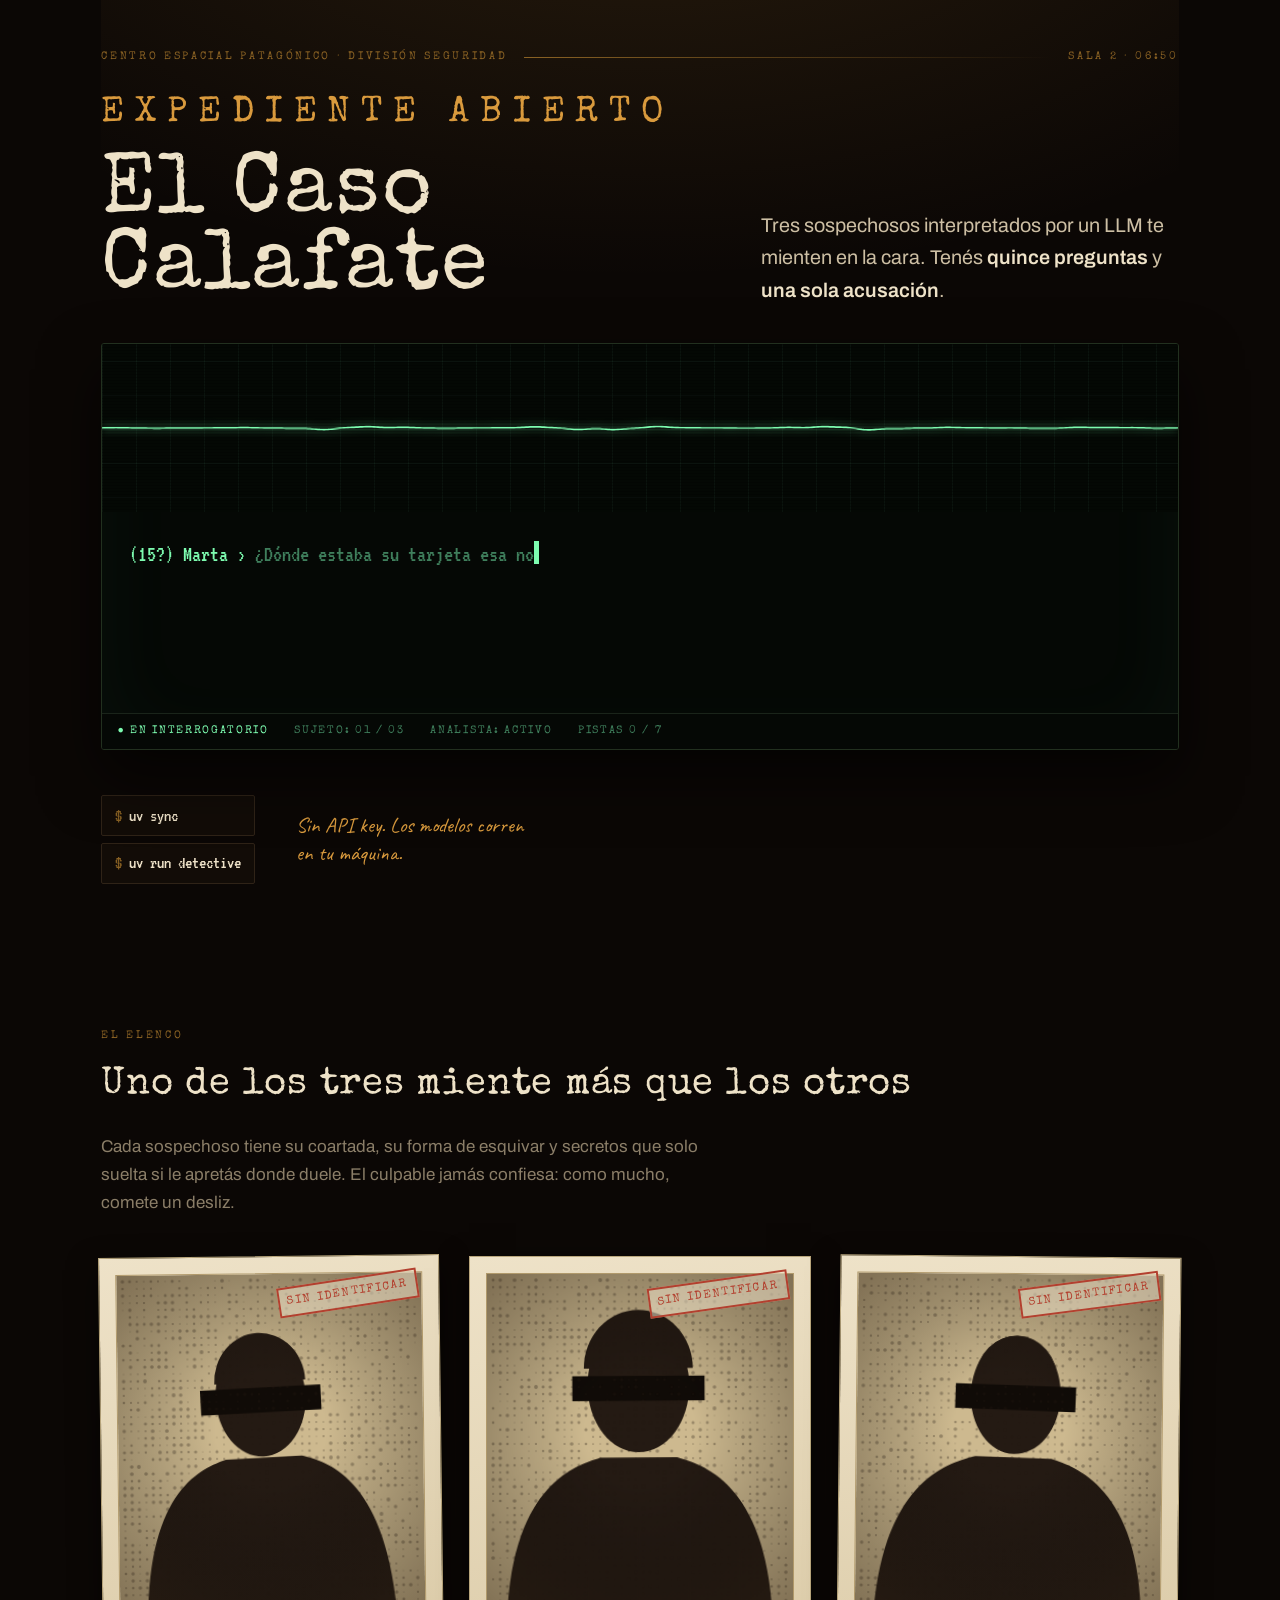
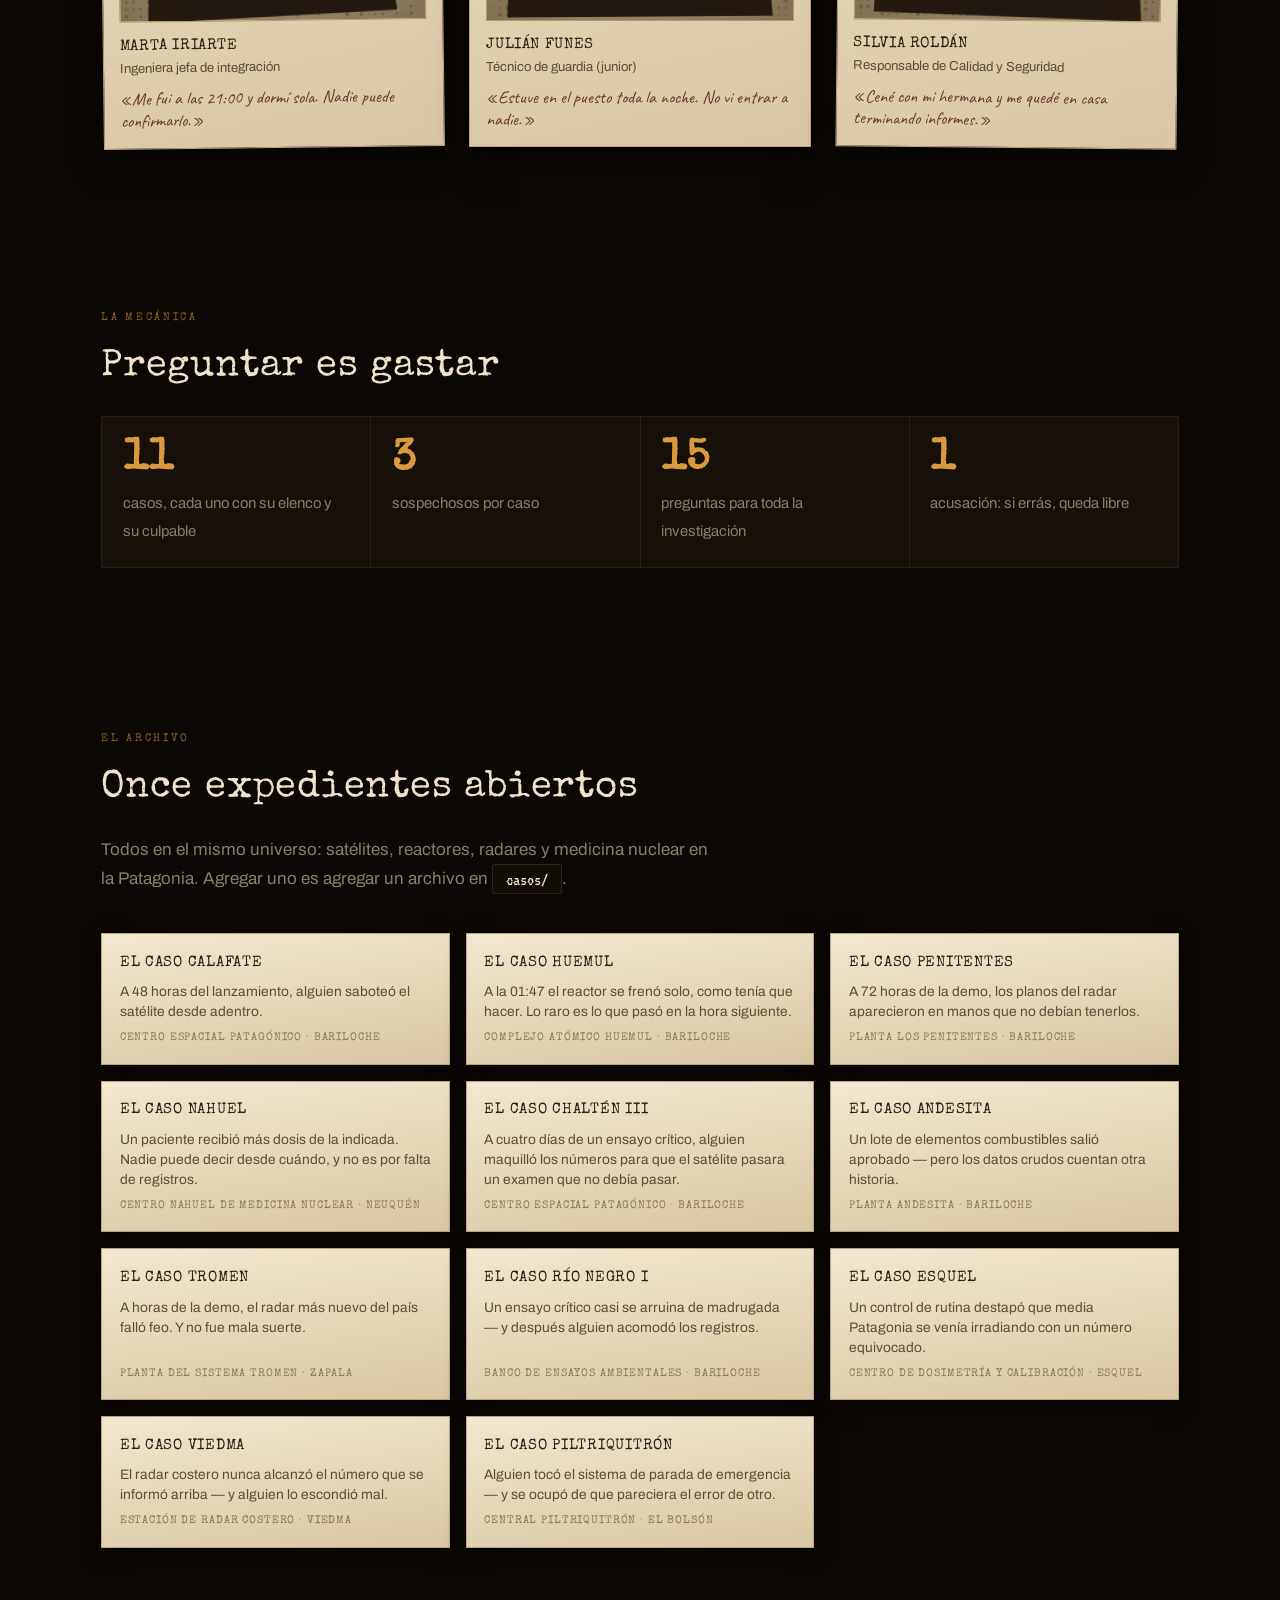
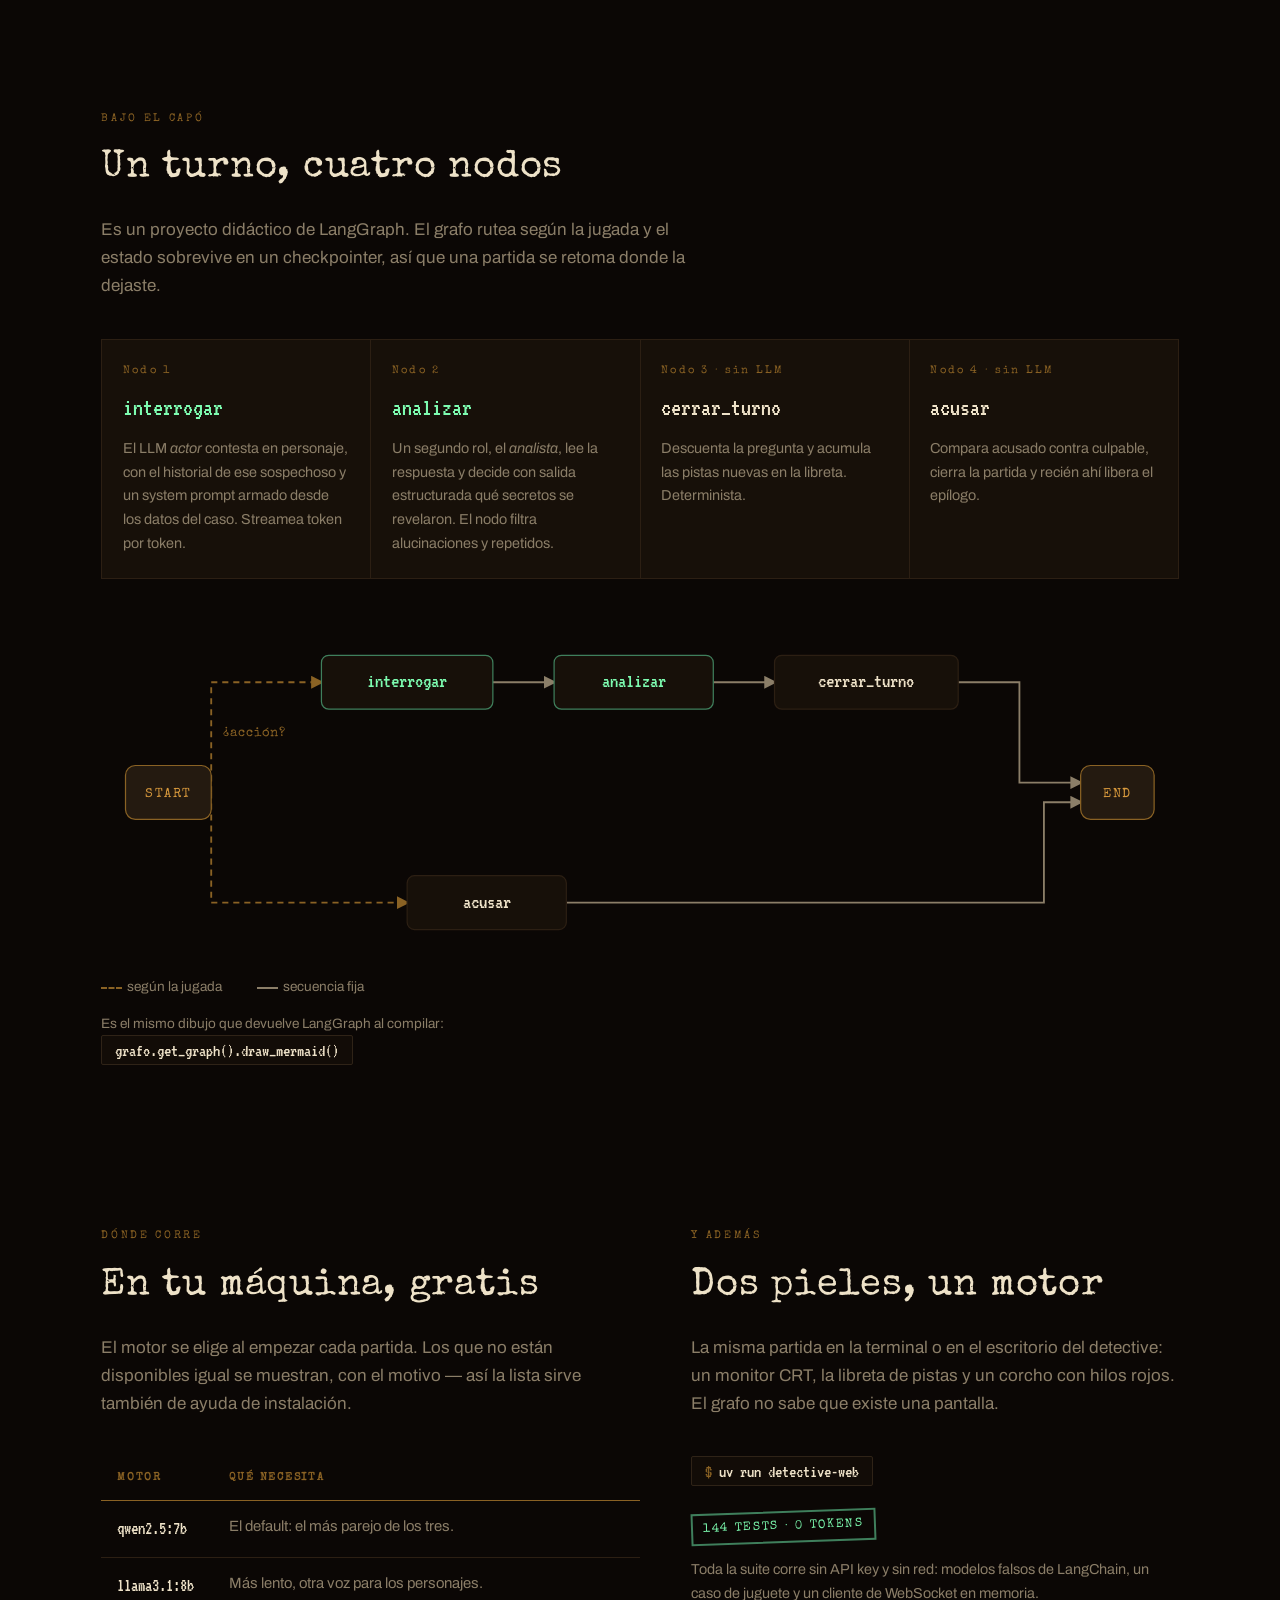
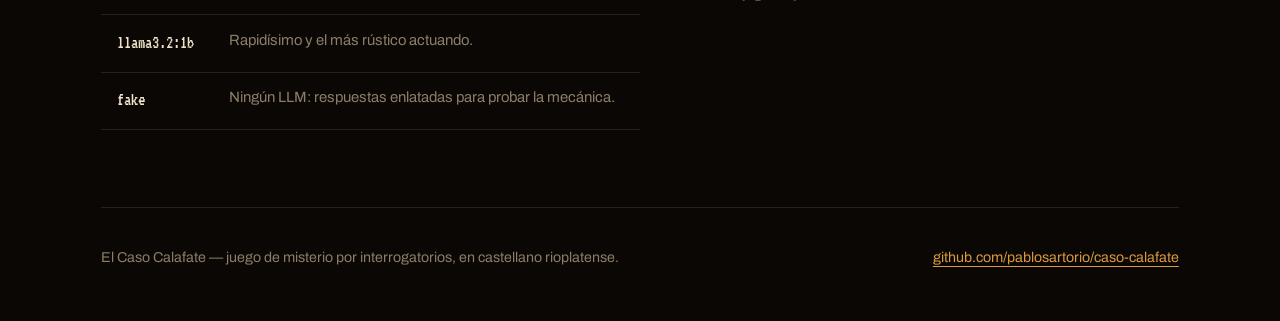
<file: docs/index.html>
<!doctype html>
<html lang="es">
<head>
<meta charset="utf-8">
<meta name="viewport" content="width=device-width, initial-scale=1">
<title>El Caso Calafate</title>
<meta name="description" content="Juego de misterio por interrogatorios: tres sospechosos interpretados por un LLM local, quince preguntas y una sola acusación. Proyecto didáctico de LangGraph.">
<meta name="theme-color" content="#0b0705">
<link rel="canonical" href="https://pablosartorio.github.io/caso-calafate/">
<meta property="og:type" content="website">
<meta property="og:title" content="El Caso Calafate">
<meta property="og:description" content="Tres sospechosos interpretados por un LLM te mienten en la cara. Quince preguntas y una sola acusación.">
<meta property="og:url" content="https://pablosartorio.github.io/caso-calafate/">
<meta property="og:image" content="https://pablosartorio.github.io/caso-calafate/og.png">
<meta property="og:locale" content="es_AR">
<meta name="twitter:card" content="summary_large_image">
<link rel="preconnect" href="https://fonts.googleapis.com">
<link rel="preconnect" href="https://fonts.gstatic.com" crossorigin>
<link rel="stylesheet" href="https://fonts.googleapis.com/css2?family=Special+Elite&family=Archivo:wght@400;500;600&family=VT323&family=Caveat:wght@600&display=swap">
<style>
:root{
  --noche:#0b0705; --cuero:#171009; --cuero-alto:#241a10; --linea:#2c1f13;
  --papel:#eee2c8; --papel-oscuro:#d8c7a2; --papel-borde:#b9a67c;
  --tinta:#2b2119; --tinta-suave:#5c4c3a; --tinta-tenue:#8a765c;
  --ambar:#d99a3d; --ambar-hondo:#8a6224;
  --fosforo:#7dfcb0; --fosforo-hondo:#3f7f5c;
  --sello:#b3402f;
  --hueso:#cdbfa4; --hueso-tenue:#8b7e68;
  --maquina:"Special Elite","Courier New",monospace;
  --cuerpo:"Archivo","Helvetica Neue",Arial,sans-serif;
  --terminal:"VT323","Courier New",monospace;
  --mano:"Caveat","Segoe Script",cursive;
}
*{box-sizing:border-box}
html{scroll-behavior:smooth}
body{
  margin:0; background:var(--noche); color:var(--hueso);
  font-family:var(--cuerpo); font-size:17px; line-height:1.65;
  -webkit-font-smoothing:antialiased; overflow-x:hidden;
}
.marco{max-width:1180px; margin:0 auto; padding:0 clamp(1.2rem,4vw,3.4rem)}
h1,h2,h3{font-family:var(--maquina); font-weight:400; text-wrap:balance; margin:0}
p{margin:0; max-width:62ch}
a{color:var(--ambar); text-underline-offset:.25em}
a:focus-visible{outline:2px solid var(--ambar); outline-offset:4px}
.rotulo{font-family:var(--maquina); font-size:.7rem; letter-spacing:.24em;
  text-transform:uppercase; color:var(--ambar-hondo)}

/* ══ HERO ══════════════════════════════════════════════════════════════ */
.hero{position:relative; padding:clamp(1.8rem,4vw,3rem) 0 clamp(2.4rem,5vw,3.6rem);
  background:radial-gradient(130% 80% at 50% -20%, rgba(217,154,61,.15), transparent 62%)}
.membrete{display:flex; align-items:center; gap:1rem; margin-bottom:clamp(1.2rem,2.6vw,2rem)}
.membrete .linea{flex:1; height:1px; background:linear-gradient(90deg,var(--ambar-hondo),transparent)}

.titular{display:grid; gap:clamp(1.4rem,4vw,3rem); align-items:end}
@media(min-width:900px){ .titular{grid-template-columns:1fr auto} }
h1{font-size:clamp(2.5rem,7.6vw,5.4rem); line-height:.88; letter-spacing:.02em; color:var(--papel)}
h1 .fina{display:block; font-size:.42em; letter-spacing:.3em; color:var(--ambar);
  margin-bottom:.7em; text-transform:uppercase}
.tesis{font-size:clamp(1.02rem,2.1vw,1.24rem); max-width:38ch; color:var(--hueso)}
.tesis strong{color:var(--papel); font-weight:600}

/* ── El osciloscopio: la pieza fuerte ──────────────────────────────── */
.instrumento{
  margin-top:clamp(1.4rem,3vw,2.2rem); position:relative;
  border:1px solid #22301f; border-radius:3px; background:#050805;
  box-shadow:0 26px 60px rgba(0,0,0,.6), inset 0 0 90px rgba(125,252,176,.045);
  overflow:hidden;
}
#scope{display:block; width:100%; height:clamp(120px,15vw,168px)}
.pantalla{position:relative}
.pantalla::after{
  content:""; position:absolute; inset:0; pointer-events:none;
  background:
    repeating-linear-gradient(180deg,rgba(0,0,0,.3) 0 1px,transparent 1px 3px),
    radial-gradient(120% 160% at 50% 50%, transparent 52%, rgba(0,0,0,.72));
}
.instrumento-pie{
  display:flex; flex-wrap:wrap; gap:.6rem 1.6rem; align-items:baseline;
  padding:.55rem .95rem; border-top:1px solid #1a241a;
  font-family:var(--maquina); font-size:.66rem; letter-spacing:.16em;
  text-transform:uppercase; color:var(--fosforo-hondo); background:#050805;
}
.instrumento-pie .vivo{color:var(--fosforo)}
.instrumento-pie .vivo::before{content:"● "; animation:latir 1.6s ease-in-out infinite}
@keyframes latir{50%{opacity:.25}}

.transcripcion{
  padding:clamp(1rem,2.4vw,1.7rem) clamp(1rem,2.4vw,1.7rem) clamp(1.2rem,3vw,2rem);
  font-family:var(--terminal); font-size:clamp(1.15rem,2.2vw,1.42rem); line-height:1.45;
  display:flex; flex-direction:column; gap:.45rem; min-height:7.6em;
  position:relative; z-index:1;
}
.det{color:var(--fosforo-hondo)}
.det b{color:var(--fosforo); font-weight:400}
.voz{color:var(--fosforo); text-shadow:0 0 12px rgba(125,252,176,.3)}
.cursor{display:inline-block; width:.5ch; height:1em; vertical-align:-.13em;
  background:var(--fosforo); animation:latir 1s steps(1) infinite}

.pista{
  align-self:flex-start; max-width:56ch; margin-top:.3rem;
  background:linear-gradient(168deg,var(--papel),var(--papel-oscuro)); color:var(--tinta);
  border-left:3px solid var(--sello); padding:.8rem 1.05rem;
  font-family:var(--cuerpo); font-size:.9rem; line-height:1.5;
  box-shadow:0 14px 34px rgba(0,0,0,.6);
  opacity:0; transform:translateY(14px) rotate(-.5deg);
  transition:opacity .45s ease, transform .45s cubic-bezier(.2,.9,.3,1.2);
}
.pista.visible{opacity:1; transform:translateY(0) rotate(-.5deg)}
.pista .rotulo{display:block; color:var(--sello); margin-bottom:.25rem}

.arranque{display:flex; flex-wrap:wrap; gap:1.2rem 2.6rem; align-items:center;
  margin-top:clamp(1.8rem,4vw,2.8rem)}
.comandos{display:flex; flex-direction:column; gap:.4rem}
code{font-family:var(--terminal); font-size:1.14rem; color:var(--papel);
  background:#120c07; border:1px solid #2f2317; padding:.26em .7em; border-radius:2px}
code .p{color:var(--ambar-hondo)}
.nota-mano{font-family:var(--mano); font-size:1.32rem; color:var(--ambar);
  max-width:24ch; line-height:1.3}

/* ══ SECCIONES ═════════════════════════════════════════════════════════ */
section{padding:clamp(2.8rem,6.5vw,4.8rem) 0}
.seccion-titulo{font-size:clamp(1.6rem,3.8vw,2.4rem); color:var(--papel);
  letter-spacing:.02em; margin:.45rem 0 1rem}
.bajada{color:var(--hueso-tenue); margin-bottom:2.4rem}

/* Las fichas de los sospechosos: foto censurada, sin caras */
.elenco{display:grid; gap:clamp(1rem,2.5vw,1.7rem);
  grid-template-columns:repeat(auto-fit,minmax(240px,1fr))}
.ficha-persona{
  background:linear-gradient(168deg,var(--papel),var(--papel-oscuro)); color:var(--tinta);
  border:1px solid var(--papel-borde); padding:1rem; position:relative;
  box-shadow:0 12px 30px rgba(0,0,0,.5);
}
.ficha-persona:nth-child(1){transform:rotate(-.7deg)}
.ficha-persona:nth-child(3){transform:rotate(.6deg)}
.ficha-persona canvas{display:block; width:100%; height:auto; border:1px solid #b0996b}
.ficha-persona .nombre{font-family:var(--maquina); font-size:.95rem; letter-spacing:.04em;
  text-transform:uppercase; margin-top:.75rem}
.ficha-persona .cargo{font-size:.82rem; color:var(--tinta-suave); line-height:1.4}
.ficha-persona .dice{font-family:var(--mano); font-size:1.12rem; color:#6a3b30;
  line-height:1.25; margin-top:.6rem}
.ficha-persona .sello-ficha{
  position:absolute; top:1.4rem; right:1.3rem; transform:rotate(-8deg);
  font-family:var(--maquina); font-size:.72rem; letter-spacing:.12em;
  text-transform:uppercase; color:var(--sello);
  border:2px solid var(--sello); padding:.3em .6em; background:rgba(238,226,200,.55);
}

.reglas{display:grid; gap:1px; background:var(--linea); border:1px solid var(--linea);
  grid-template-columns:repeat(auto-fit,minmax(180px,1fr))}
.regla{background:var(--cuero); padding:1.4rem 1.3rem}
.regla b{display:block; font-family:var(--maquina); font-size:2.7rem; color:var(--ambar);
  line-height:1; margin-bottom:.4rem; font-variant-numeric:tabular-nums}
.regla span{font-size:.93rem; color:var(--hueso-tenue)}

.fichas{display:grid; gap:1rem; grid-template-columns:repeat(auto-fill,minmax(260px,1fr))}
.ficha{background:linear-gradient(172deg,#f2e8d0,var(--papel-oscuro)); color:var(--tinta);
  border:1px solid var(--papel-borde); padding:1.05rem 1.1rem;
  display:flex; flex-direction:column; gap:.45rem; box-shadow:0 6px 18px rgba(0,0,0,.45)}
.ficha h3{font-size:.92rem; letter-spacing:.05em; text-transform:uppercase}
.ficha p{font-size:.86rem; line-height:1.45; color:var(--tinta-suave); max-width:none}
.ficha .sede{margin-top:auto; font-family:var(--maquina); font-size:.67rem;
  letter-spacing:.08em; color:var(--tinta-tenue); text-transform:uppercase}

.turno{display:grid; gap:1px; background:var(--linea); border:1px solid var(--linea)}
@media(min-width:840px){ .turno{grid-template-columns:repeat(4,1fr)} }
.paso{background:var(--cuero); padding:1.4rem 1.3rem; display:flex; flex-direction:column; gap:.5rem}
.paso .n{font-family:var(--maquina); font-size:.68rem; letter-spacing:.2em; color:var(--ambar-hondo)}
.paso h3{font-family:var(--terminal); font-size:1.55rem; color:var(--fosforo)}
.paso.frio h3{color:var(--papel)}
.paso p{font-size:.9rem; color:var(--hueso-tenue); max-width:none}

/* ── El grafo: el mismo dibujo que arma LangGraph al compilar ────────── */
.grafo-wrap{margin-top:clamp(1.6rem,3.4vw,2.6rem); overflow-x:auto}
.grafo-svg{display:block; width:100%; min-width:640px; height:auto}
.grafo-svg .nodo{fill:var(--cuero); stroke:var(--linea); stroke-width:1}
.grafo-svg .nodo-llm{stroke:var(--fosforo-hondo)}
.grafo-svg .nodo-punta{fill:var(--cuero-alto); stroke:var(--ambar-hondo)}
.grafo-svg .texto-llm,.grafo-svg .texto-frio{font-family:var(--terminal); font-size:17px; text-anchor:middle}
.grafo-svg .texto-llm{fill:var(--fosforo)}
.grafo-svg .texto-frio{fill:var(--papel)}
.grafo-svg .texto-punta{font-family:var(--maquina); font-size:11px; letter-spacing:.1em;
  fill:var(--ambar); text-anchor:middle}
.grafo-svg .arista{fill:none}
.grafo-svg .arista-fija{stroke:var(--hueso-tenue); stroke-width:1.5}
.grafo-svg .arista-cond{stroke:var(--ambar-hondo); stroke-width:1.5; stroke-dasharray:5 4}
.grafo-svg .etiqueta-cond{font-family:var(--maquina); font-size:11px; letter-spacing:.06em;
  fill:var(--ambar-hondo)}
.grafo-leyenda{margin-top:.8rem; font-size:.85rem; color:var(--hueso-tenue)}
.grafo-leyenda .muestra{display:inline-block; width:1.5em; margin-right:.4em; vertical-align:middle;
  border-bottom:2px solid}
.grafo-leyenda .muestra-cond{border-bottom-style:dashed; border-color:var(--ambar-hondo)}
.grafo-leyenda .muestra-fija{border-bottom-style:solid; border-color:var(--hueso-tenue)}
.grafo-leyenda .sep{margin:0 1.1rem}

.dos{display:grid; gap:clamp(1.6rem,4vw,3.2rem)}
@media(min-width:840px){ .dos{grid-template-columns:1.05fr .95fr; align-items:start} }
.motores{width:100%; border-collapse:collapse; font-size:.93rem}
.motores th,.motores td{text-align:left; padding:.8rem 1rem; border-bottom:1px solid var(--linea); vertical-align:top}
.motores th{font-family:var(--maquina); font-size:.68rem; letter-spacing:.16em;
  text-transform:uppercase; color:var(--ambar-hondo); border-bottom-color:var(--ambar-hondo)}
.motores td:first-child{font-family:var(--terminal); font-size:1.16rem; color:var(--papel); white-space:nowrap}
.motores td{color:var(--hueso-tenue)}
.tabla-marco{overflow-x:auto}
.sello-verde{display:inline-block; font-family:var(--maquina); font-size:.76rem;
  letter-spacing:.14em; text-transform:uppercase; color:var(--fosforo);
  border:2px solid var(--fosforo-hondo); padding:.34em .8em; transform:rotate(-2deg)}

footer{border-top:1px solid var(--linea); padding:2.4rem 0 3.2rem;
  color:var(--hueso-tenue); font-size:.89rem}
.pie{display:flex; flex-wrap:wrap; gap:.8rem 2rem; align-items:baseline; justify-content:space-between}

@media (prefers-reduced-motion:reduce){ *,*::before,*::after{animation:none!important; transition:none!important} }
</style>
</head>
<body>

<div class="marco">
  <header class="hero">
    <div class="membrete">
      <span class="rotulo">Centro Espacial Patagónico · División Seguridad</span>
      <span class="linea"></span>
      <span class="rotulo">Sala 2 · 06:50</span>
    </div>

    <div class="titular">
      <h1><span class="fina">Expediente abierto</span>El Caso<br>Calafate</h1>
      <p class="tesis">Tres sospechosos interpretados por un LLM te mienten en la cara.
        Tenés <strong>quince preguntas</strong> y <strong>una sola acusación</strong>.</p>
    </div>

    <div class="instrumento">
      <div class="pantalla">
        <canvas id="scope" aria-label="Osciloscopio: la voz del sospechoso en el interrogatorio"></canvas>
      </div>
      <div class="transcripcion">
        <div class="det" id="linea-det"></div>
        <div class="voz" id="linea-voz"></div>
        <div class="pista" id="pista">
          <span class="rotulo">Nueva pista</span>
          La tarjeta que abrió la sala limpia a las 03:02 no la tenía Marta:
          la perdió el jueves y no lo reportó.
        </div>
      </div>
      <div class="instrumento-pie">
        <span class="vivo" id="estado-scope">en interrogatorio</span>
        <span>sujeto: 01 / 03</span>
        <span>analista: activo</span>
        <span id="contador-pistas">pistas 0 / 7</span>
      </div>
    </div>

    <div class="arranque">
      <div class="comandos">
        <code><span class="p">$</span> uv sync</code>
        <code><span class="p">$</span> uv run detective</code>
      </div>
      <p class="nota-mano">Sin API key. Los modelos corren en tu máquina.</p>
    </div>
  </header>

  <section>
    <span class="rotulo">El elenco</span>
    <h2 class="seccion-titulo">Uno de los tres miente más que los otros</h2>
    <p class="bajada">Cada sospechoso tiene su coartada, su forma de esquivar y secretos que
      solo suelta si le apretás donde duele. El culpable jamás confiesa: como mucho, comete
      un desliz.</p>
    <div class="elenco" id="elenco"></div>
  </section>

  <section>
    <span class="rotulo">La mecánica</span>
    <h2 class="seccion-titulo">Preguntar es gastar</h2>
    <div class="reglas">
      <div class="regla"><b>11</b><span>casos, cada uno con su elenco y su culpable</span></div>
      <div class="regla"><b>3</b><span>sospechosos por caso</span></div>
      <div class="regla"><b>15</b><span>preguntas para toda la investigación</span></div>
      <div class="regla"><b>1</b><span>acusación: si errás, queda libre</span></div>
    </div>
  </section>

  <section>
    <span class="rotulo">El archivo</span>
    <h2 class="seccion-titulo">Once expedientes abiertos</h2>
    <p class="bajada">Todos en el mismo universo: satélites, reactores, radares y medicina
      nuclear en la Patagonia. Agregar uno es agregar un archivo en <code>casos/</code>.</p>
    <div class="fichas" id="fichas"></div>
  </section>

  <section>
    <span class="rotulo">Bajo el capó</span>
    <h2 class="seccion-titulo">Un turno, cuatro nodos</h2>
    <p class="bajada">Es un proyecto didáctico de LangGraph. El grafo rutea según la jugada y
      el estado sobrevive en un checkpointer, así que una partida se retoma donde la dejaste.</p>
    <div class="turno">
      <div class="paso"><span class="n">Nodo 1</span><h3>interrogar</h3>
        <p>El LLM <em>actor</em> contesta en personaje, con el historial de ese sospechoso y un
          system prompt armado desde los datos del caso. Streamea token por token.</p></div>
      <div class="paso"><span class="n">Nodo 2</span><h3>analizar</h3>
        <p>Un segundo rol, el <em>analista</em>, lee la respuesta y decide con salida
          estructurada qué secretos se revelaron. El nodo filtra alucinaciones y repetidos.</p></div>
      <div class="paso frio"><span class="n">Nodo 3 · sin LLM</span><h3>cerrar_turno</h3>
        <p>Descuenta la pregunta y acumula las pistas nuevas en la libreta. Determinista.</p></div>
      <div class="paso frio"><span class="n">Nodo 4 · sin LLM</span><h3>acusar</h3>
        <p>Compara acusado contra culpable, cierra la partida y recién ahí libera el epílogo.</p></div>
    </div>

    <div class="grafo-wrap">
      <svg class="grafo-svg" viewBox="0 0 880 280" role="img" aria-label="Diagrama del grafo: desde START la jugada rutea a interrogar o a acusar; interrogar sigue a analizar y cerrar_turno antes de END, acusar va directo a END.">
        <defs>
          <marker id="flecha-fija" viewBox="0 0 10 10" refX="8" refY="5" markerWidth="7" markerHeight="7" orient="auto-start-reverse">
            <path d="M0,0 L10,5 L0,10 z" fill="var(--hueso-tenue)"/>
          </marker>
          <marker id="flecha-cond" viewBox="0 0 10 10" refX="8" refY="5" markerWidth="7" markerHeight="7" orient="auto-start-reverse">
            <path d="M0,0 L10,5 L0,10 z" fill="var(--ambar-hondo)"/>
          </marker>
        </defs>

        <!-- arista condicional de entrada: decidir_accion mira la jugada -->
        <path class="arista arista-cond" d="M90,140 V50 H180" marker-end="url(#flecha-cond)"/>
        <path class="arista arista-cond" d="M90,140 V230 H250" marker-end="url(#flecha-cond)"/>
        <text class="etiqueta-cond" x="100" y="94">¿acción?</text>

        <!-- tubería fija del interrogatorio -->
        <path class="arista arista-fija" d="M320,50 H370" marker-end="url(#flecha-fija)"/>
        <path class="arista arista-fija" d="M500,50 H550" marker-end="url(#flecha-fija)"/>
        <path class="arista arista-fija" d="M700,50 H750 V132 H800" marker-end="url(#flecha-fija)"/>
        <path class="arista arista-fija" d="M380,230 H770 V148 H800" marker-end="url(#flecha-fija)"/>

        <rect class="nodo nodo-punta" x="20" y="118" width="70" height="44" rx="8"/>
        <text class="texto-punta" x="55" y="144">START</text>

        <rect class="nodo nodo-punta" x="800" y="118" width="60" height="44" rx="8"/>
        <text class="texto-punta" x="830" y="144">END</text>

        <rect class="nodo nodo-llm" x="180" y="28" width="140" height="44" rx="6"/>
        <text class="texto-llm" x="250" y="54">interrogar</text>

        <rect class="nodo nodo-llm" x="370" y="28" width="130" height="44" rx="6"/>
        <text class="texto-llm" x="435" y="54">analizar</text>

        <rect class="nodo" x="550" y="28" width="150" height="44" rx="6"/>
        <text class="texto-frio" x="625" y="54">cerrar_turno</text>

        <rect class="nodo" x="250" y="208" width="130" height="44" rx="6"/>
        <text class="texto-frio" x="315" y="234">acusar</text>
      </svg>
    </div>
    <p class="grafo-leyenda">
      <span class="muestra muestra-cond"></span>según la jugada<span class="sep"></span><span class="muestra muestra-fija"></span>secuencia fija
    </p>
    <p style="margin-top:.9rem; color:var(--hueso-tenue); font-size:.85rem">
      Es el mismo dibujo que devuelve LangGraph al compilar: <code>grafo.get_graph().draw_mermaid()</code></p>
  </section>

  <section>
    <div class="dos">
      <div>
        <span class="rotulo">Dónde corre</span>
        <h2 class="seccion-titulo">En tu máquina, gratis</h2>
        <p class="bajada">El motor se elige al empezar cada partida. Los que no están
          disponibles igual se muestran, con el motivo — así la lista sirve también de ayuda
          de instalación.</p>
        <div class="tabla-marco">
          <table class="motores">
            <thead><tr><th>Motor</th><th>Qué necesita</th></tr></thead>
            <tbody>
              <tr><td>qwen2.5:7b</td><td>El default: el más parejo de los tres.</td></tr>
              <tr><td>llama3.1:8b</td><td>Más lento, otra voz para los personajes.</td></tr>
              <tr><td>llama3.2:1b</td><td>Rapidísimo y el más rústico actuando.</td></tr>
              <tr><td>fake</td><td>Ningún LLM: respuestas enlatadas para probar la mecánica.</td></tr>
            </tbody>
          </table>
        </div>
      </div>
      <div>
        <span class="rotulo">Y además</span>
        <h2 class="seccion-titulo">Dos pieles, un motor</h2>
        <p class="bajada">La misma partida en la terminal o en el escritorio del detective: un
          monitor CRT, la libreta de pistas y un corcho con hilos rojos. El grafo no sabe que
          existe una pantalla.</p>
        <p style="margin-bottom:1.5rem"><code><span class="p">$</span> uv run detective-web</code></p>
        <p><span class="sello-verde">144 tests · 0 tokens</span></p>
        <p style="margin-top:.9rem; color:var(--hueso-tenue); font-size:.9rem">
          Toda la suite corre sin API key y sin red: modelos falsos de LangChain, un caso de
          juguete y un cliente de WebSocket en memoria.</p>
      </div>
    </div>
  </section>

  <footer>
    <div class="pie">
      <span>El Caso Calafate — juego de misterio por interrogatorios, en castellano rioplatense.</span>
      <a href="https://github.com/pablosartorio/caso-calafate">github.com/pablosartorio/caso-calafate</a>
    </div>
  </footer>
</div>

<script>
const quieto = matchMedia("(prefers-reduced-motion: reduce)").matches;

/* ══ El osciloscopio ═══════════════════════════════════════════════════
   La traza ES la voz del sospechoso: dibuja mientras habla, se aplana
   cuando calla, y destella en el instante en que el analista encuentra la
   pista. Nada de esto es una imagen: se dibuja cuadro a cuadro. */
const cv = document.getElementById("scope");
const cx = cv.getContext("2d", { alpha: false });
let W = 0, H = 0;

function medir() {
  const r = cv.getBoundingClientRect(), d = Math.min(devicePixelRatio || 1, 2);
  W = Math.max(1, Math.round(r.width)); H = Math.max(1, Math.round(r.height));
  cv.width = W * d; cv.height = H * d;
  cx.setTransform(d, 0, 0, d, 0, 0);
}
addEventListener("resize", () => { medir(); quieto ? estatico() : rejilla(); });

let energia = 0;      // 0 = callado, 1 = hablando fuerte
let destello = 0;     // el fogonazo de la pista
let t = 0;

function rejilla() {
  cx.fillStyle = "#050805";
  cx.fillRect(0, 0, W, H);
  cx.strokeStyle = "rgba(125,252,176,.07)";
  cx.lineWidth = 1;
  const paso = 34;
  cx.beginPath();
  for (let x = 0; x <= W; x += paso) { cx.moveTo(x + .5, 0); cx.lineTo(x + .5, H); }
  for (let y = paso / 2; y <= H; y += paso) { cx.moveTo(0, y + .5); cx.lineTo(W, y + .5); }
  cx.stroke();
}

/* Una onda de voz creíble: tres senos desfasados con una envolvente que
   sube y baja, más ruido fino. Nada de random puro, que se ve como pasto. */
function altura(x, fase) {
  const u = x / W;
  const envolvente = Math.sin(u * Math.PI) ** .6;                 // se apaga en los bordes
  const silaba = .55 + .45 * Math.sin(u * 26 + fase * 2.1);       // cadencia del habla
  const onda = Math.sin(u * 47 + fase * 5.2) * .6
             + Math.sin(u * 113 + fase * 3.1) * .26
             + Math.sin(u * 211 + fase * 8.7) * .12;
  return onda * envolvente * silaba;
}

/* La traza, en una sola función: la usan el bucle animado y la versión
   quieta. Antes la estática se dibujaba suelta y el handler de resize la
   borraba al redibujar la rejilla — quedaba una pantalla vacía. */
function trazo(fase, amp, grosor, color) {
  const medio = H / 2;
  cx.beginPath();
  for (let x = 0; x <= W; x += 2) {
    const y = medio + altura(x, fase) * amp;
    x ? cx.lineTo(x, y) : cx.moveTo(x, y);
  }
  cx.lineWidth = grosor;
  cx.strokeStyle = color;
  cx.stroke();
}

function estatico() {
  rejilla();
  cx.shadowColor = "rgba(125,252,176,.7)"; cx.shadowBlur = 9;
  trazo(1.2, H * .3, 1.8, "#7dfcb0");
  cx.shadowBlur = 0;
}

function cuadro() {
  // Persistencia de fósforo: en vez de borrar, se apaga un poco.
  cx.fillStyle = "rgba(5,8,5,.30)";
  cx.fillRect(0, 0, W, H);

  const amp = (H * .34) * (0.045 + energia * .95) * (1 + destello * 1.5);
  cx.shadowColor = "rgba(125,252,176,.85)";
  cx.shadowBlur = 8 + destello * 26 + energia * 8;
  trazo(t, amp, 1.7 + destello * 1.6, destello > .02 ? "#eafff2" : "#7dfcb0");
  cx.shadowBlur = 0;

  t += .016 + energia * .05;
  destello *= .93;
  requestAnimationFrame(cuadro);
}

medir();
if (quieto) estatico();
else { rejilla(); requestAnimationFrame(cuadro); }

/* ══ El interrogatorio ═════════════════════════════════════════════════ */
const PREGUNTA = "¿Dónde estaba su tarjeta esa noche? El registro dice que entró a las 03:02.";
const RESPUESTA = "Perdí la tarjeta el jueves y no la reporté. No entré a la sala esa madrugada.";
const elDet = document.getElementById("linea-det");
const elVoz = document.getElementById("linea-voz");
const elPista = document.getElementById("pista");
const elEstado = document.getElementById("estado-scope");
const elContador = document.getElementById("contador-pistas");
const DET = '<b>(15?) Marta &rsaquo;</b> ';
const espera = (ms) => new Promise((r) => setTimeout(r, ms));

function tipear(el, texto, ms, prefijo = "", hablando = false) {
  return new Promise((listo) => {
    let i = 0;
    (function paso() {
      i++;
      el.innerHTML = prefijo + texto.slice(0, i) + '<span class="cursor"></span>';
      // La energía sigue al texto: sube en las vocales, cae en los espacios.
      if (hablando) energia = texto[i - 1] === " " ? .12 : .55 + Math.random() * .45;
      if (i < texto.length) return setTimeout(paso, ms);
      el.innerHTML = prefijo + texto;
      if (hablando) energia = 0;
      listo();
    })();
  });
}

async function escena() {
  if (quieto) {
    elDet.innerHTML = DET + PREGUNTA;
    elVoz.textContent = RESPUESTA;
    elPista.classList.add("visible");
    elContador.textContent = "pistas 1 / 7";
    elEstado.textContent = "pista registrada";
    return;
  }
  for (;;) {
    elDet.innerHTML = ""; elVoz.textContent = "";
    elPista.classList.remove("visible");
    elContador.textContent = "pistas 0 / 7";
    elEstado.textContent = "en interrogatorio";
    await espera(900);
    await tipear(elDet, PREGUNTA, 33, DET);
    await espera(480);
    elEstado.textContent = "sujeto hablando";
    await tipear(elVoz, RESPUESTA, 25, "", true);
    elEstado.textContent = "analista leyendo";
    await espera(620);
    destello = 1;                       // el fogonazo, justo cuando cae la pista
    elPista.classList.add("visible");
    elContador.textContent = "pistas 1 / 7";
    elEstado.textContent = "pista registrada";
    await espera(7200);
  }
}
escena();

/* ══ Las fichas del elenco ═════════════════════════════════════════════
   Foto de identificación censurada: silueta plana con trama de semitono.
   Sin caras a propósito — todavía no sabés quién es quién. */
const ELENCO = [
  ["Marta Iriarte", "Ingeniera jefa de integración",
   "«Me fui a las 21:00 y dormí sola. Nadie puede confirmarlo.»", 0.13],
  ["Julián Funes", "Técnico de guardia (junior)",
   "«Estuve en el puesto toda la noche. No vi entrar a nadie.»", 0.55],
  ["Silvia Roldán", "Responsable de Calidad y Seguridad",
   "«Cené con mi hermana y me quedé en casa terminando informes.»", 0.81],
];

function retratoCensurado(canvas, semilla) {
  const g = canvas.getContext("2d");
  const w = canvas.width = 300, h = canvas.height = 340;
  let s = Math.floor(semilla * 10000) + 7;
  const azar = () => (s = (s * 1103515245 + 12345) & 0x7fffffff) / 0x7fffffff;
  const entre = (a, b) => a + azar() * (b - a);

  // Cada ficha es una persona distinta: cambian el porte, la cabeza, el
  // volumen del pelo y hasta cómo se paró frente a la cámara. Sin caras
  // —todavía no sabés quién es quién— pero tres siluetas, no una repetida.
  const hombro   = entre(.34, .45);
  const radio    = entre(.145, .185);
  const altura   = entre(.315, .365);
  const pelo     = entre(.9, 1.35);
  const inclina  = entre(-.045, .045);

  g.fillStyle = "#cdb98f"; g.fillRect(0, 0, w, h);
  g.save();
  g.translate(w / 2, h);
  g.rotate(inclina);
  g.translate(-w / 2, -h);

  const cxr = w / 2, base = h * .99, cy = h * altura;
  g.fillStyle = "#241a13";
  g.beginPath();
  g.moveTo(cxr - w * hombro, base);
  g.bezierCurveTo(cxr - w * (hombro - .02), h * .60, cxr - w * .20, h * .55, cxr - w * .125, h * .53);
  g.lineTo(cxr + w * .125, h * .53);
  g.bezierCurveTo(cxr + w * .20, h * .55, cxr + w * (hombro - .02), h * .60, cxr + w * hombro, base);
  g.closePath(); g.fill();
  g.beginPath(); g.ellipse(cxr, cy, w * radio, h * (radio * 1.16), 0, 0, Math.PI * 2); g.fill();
  // El pelo: una masa por encima de la cabeza, distinta en cada uno.
  g.beginPath();
  g.ellipse(cxr, cy - h * radio * .30, w * radio * pelo, h * radio * .95 * pelo, 0, Math.PI, 0);
  g.fill();
  // La barra va acá adentro: si se dibujara después del restore, quedaría
  // horizontal sobre una cabeza inclinada, como pegada de apuro.
  g.fillStyle = "#100b07";
  g.fillRect(cxr - w * (radio + .05), cy - h * .028, w * (radio + .05) * 2, h * .072);
  g.restore();

  g.fillStyle = "rgba(36,26,19,.30)";
  for (let y = 6; y < h; y += 7) {
    for (let x = 6; x < w; x += 7) {
      const r = azar() * 2.1;
      if (r > .55) { g.beginPath(); g.arc(x, y, r * .9, 0, Math.PI * 2); g.fill(); }
    }
  }
  const vin = g.createRadialGradient(cxr, h * .45, w * .18, cxr, h * .5, w * .72);
  vin.addColorStop(0, "rgba(0,0,0,0)"); vin.addColorStop(1, "rgba(40,28,16,.45)");
  g.fillStyle = vin; g.fillRect(0, 0, w, h);
}

document.getElementById("elenco").innerHTML = ELENCO.map(([n, c, d], i) => `
  <article class="ficha-persona">
    <span class="sello-ficha">Sin identificar</span>
    <canvas id="retrato-${i}"></canvas>
    <div class="nombre">${n}</div>
    <div class="cargo">${c}</div>
    <div class="dice">${d}</div>
  </article>`).join("");
ELENCO.forEach((e, i) => retratoCensurado(document.getElementById(`retrato-${i}`), e[3]));

/* ══ El archivo de casos ═══════════════════════════════════════════════ */
const CASOS = [
  ["El Caso Calafate", "A 48 horas del lanzamiento, alguien saboteó el satélite desde adentro.", "Centro Espacial Patagónico · Bariloche"],
  ["El Caso Huemul", "A la 01:47 el reactor se frenó solo, como tenía que hacer. Lo raro es lo que pasó en la hora siguiente.", "Complejo Atómico Huemul · Bariloche"],
  ["El Caso Penitentes", "A 72 horas de la demo, los planos del radar aparecieron en manos que no debían tenerlos.", "Planta Los Penitentes · Bariloche"],
  ["El Caso Nahuel", "Un paciente recibió más dosis de la indicada. Nadie puede decir desde cuándo, y no es por falta de registros.", "Centro Nahuel de Medicina Nuclear · Neuquén"],
  ["El Caso Chaltén III", "A cuatro días de un ensayo crítico, alguien maquilló los números para que el satélite pasara un examen que no debía pasar.", "Centro Espacial Patagónico · Bariloche"],
  ["El Caso Andesita", "Un lote de elementos combustibles salió aprobado — pero los datos crudos cuentan otra historia.", "Planta Andesita · Bariloche"],
  ["El Caso Tromen", "A horas de la demo, el radar más nuevo del país falló feo. Y no fue mala suerte.", "Planta del Sistema Tromen · Zapala"],
  ["El Caso Río Negro I", "Un ensayo crítico casi se arruina de madrugada — y después alguien acomodó los registros.", "Banco de Ensayos Ambientales · Bariloche"],
  ["El Caso Esquel", "Un control de rutina destapó que media Patagonia se venía irradiando con un número equivocado.", "Centro de Dosimetría y Calibración · Esquel"],
  ["El Caso Viedma", "El radar costero nunca alcanzó el número que se informó arriba — y alguien lo escondió mal.", "Estación de Radar Costero · Viedma"],
  ["El Caso Piltriquitrón", "Alguien tocó el sistema de parada de emergencia — y se ocupó de que pareciera el error de otro.", "Central Piltriquitrón · El Bolsón"],
];
document.getElementById("fichas").innerHTML = CASOS.map(([t, g, s]) => `
  <article class="ficha"><h3>${t}</h3><p>${g}</p><span class="sede">${s}</span></article>`).join("");
</script>
</body>
</html>
</file>
